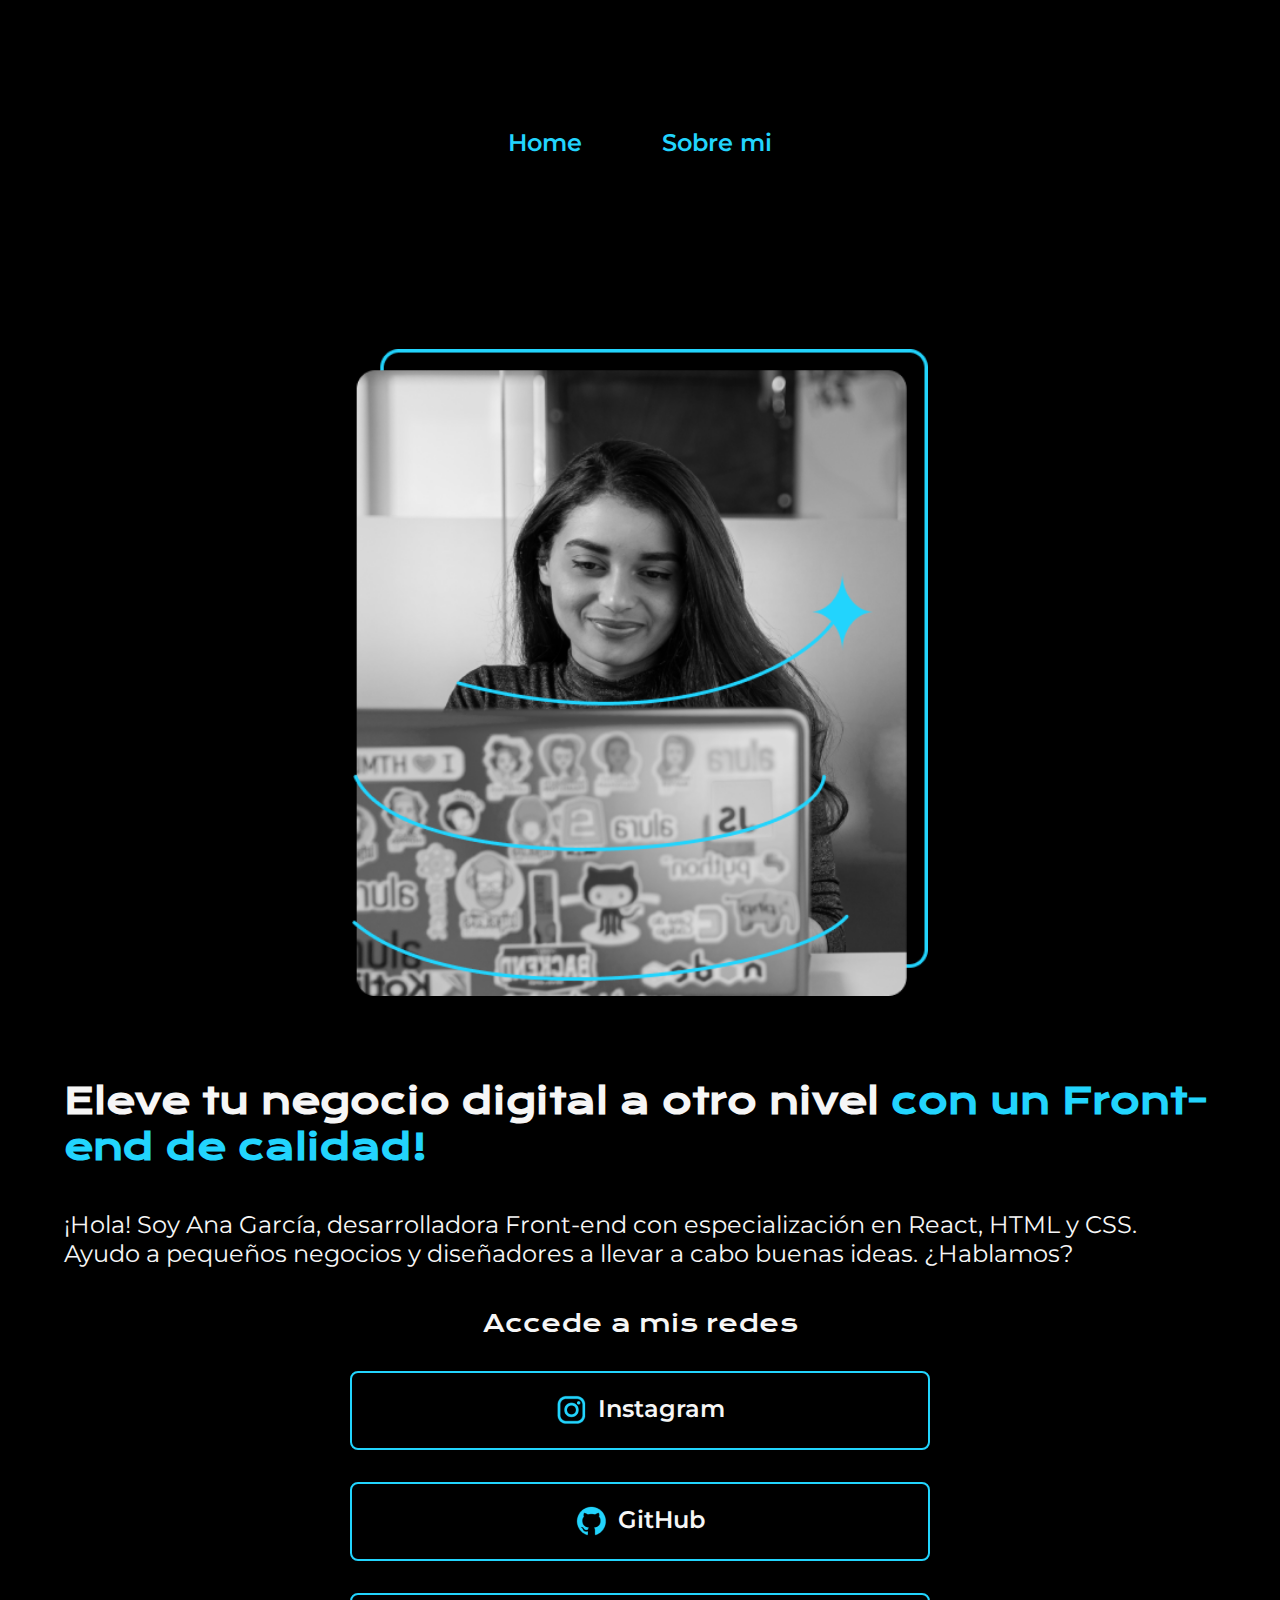
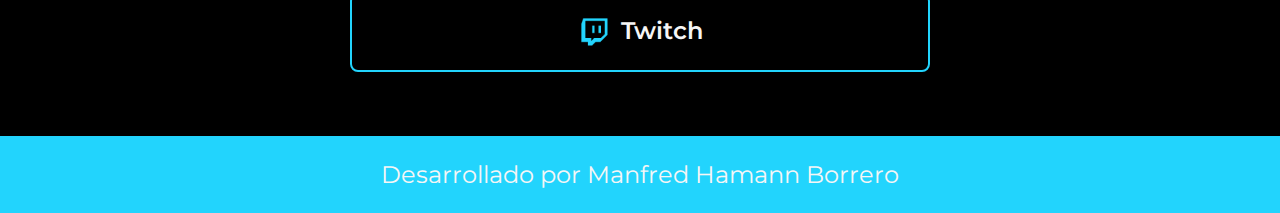
<file: index.html>
<!DOCTYPE html>
<html lang="es-mx">
<head>
    <meta charset="UTF-8"> 
    <meta http-equiv="X-UA-Compatible" content="IE=edge">
    <meta name="viewport" content="width=device-width, initial-scale=1.0">
    <title>Portafolio</title>
    <link rel="stylesheet" href="./styles/style.css">

</head>
<body>
    <header class="header">
        <nav class="header__menu">
            <a class="header__menu__link" href="index.html">Home</a>
            <a class="header__menu__link" href="about.html">Sobre mi</a>
        </nav>
    </header>
    <main class="presentacion">
        <section class="presentacion__contenido">
            <h1 class="presentacion__contenido__titulo">
                Eleve tu negocio digital a otro nivel 
                <strong class="titulo-destaque">con un Front-end de calidad!
                </strong></h1>
                <p class="presentacion__contenido__texto">¡Hola! Soy Ana García, desarrolladora Front-end con
                    especialización en React, HTML y CSS. Ayudo a pequeños
                    negocios y diseñadores a llevar a cabo buenas ideas.
                    ¿Hablamos?

                </p>
                <div class="presentacion__enlaces">
                    <h2 class="presentacion__enlaces__subtitulos">Accede a mis redes</h2>
                    <a class="presentacion__enlaces__link" href="https://instagram.com/">
                        <img src="./assets/instagram.png"> Instagram</a>
                    <a class="presentacion__enlaces__link" href="https://github.com/">
                        <img src="./assets/github.png">GitHub</a>
                    <a class="presentacion__enlaces__link" href="https://github.com/">
                        <img src="./assets/twitch.png">Twitch</a>
                </div>
               
        </section>
            <img class="presentacion__imagen" src="./assets/Imagem.png" alt="Foto de Ana García desarrolando un proyecto">
    </main>
    <footer class="footer">
        <p>Desarrollado por Manfred Hamann Borrero</p>
    </footer>
</body>
</html>
</file>
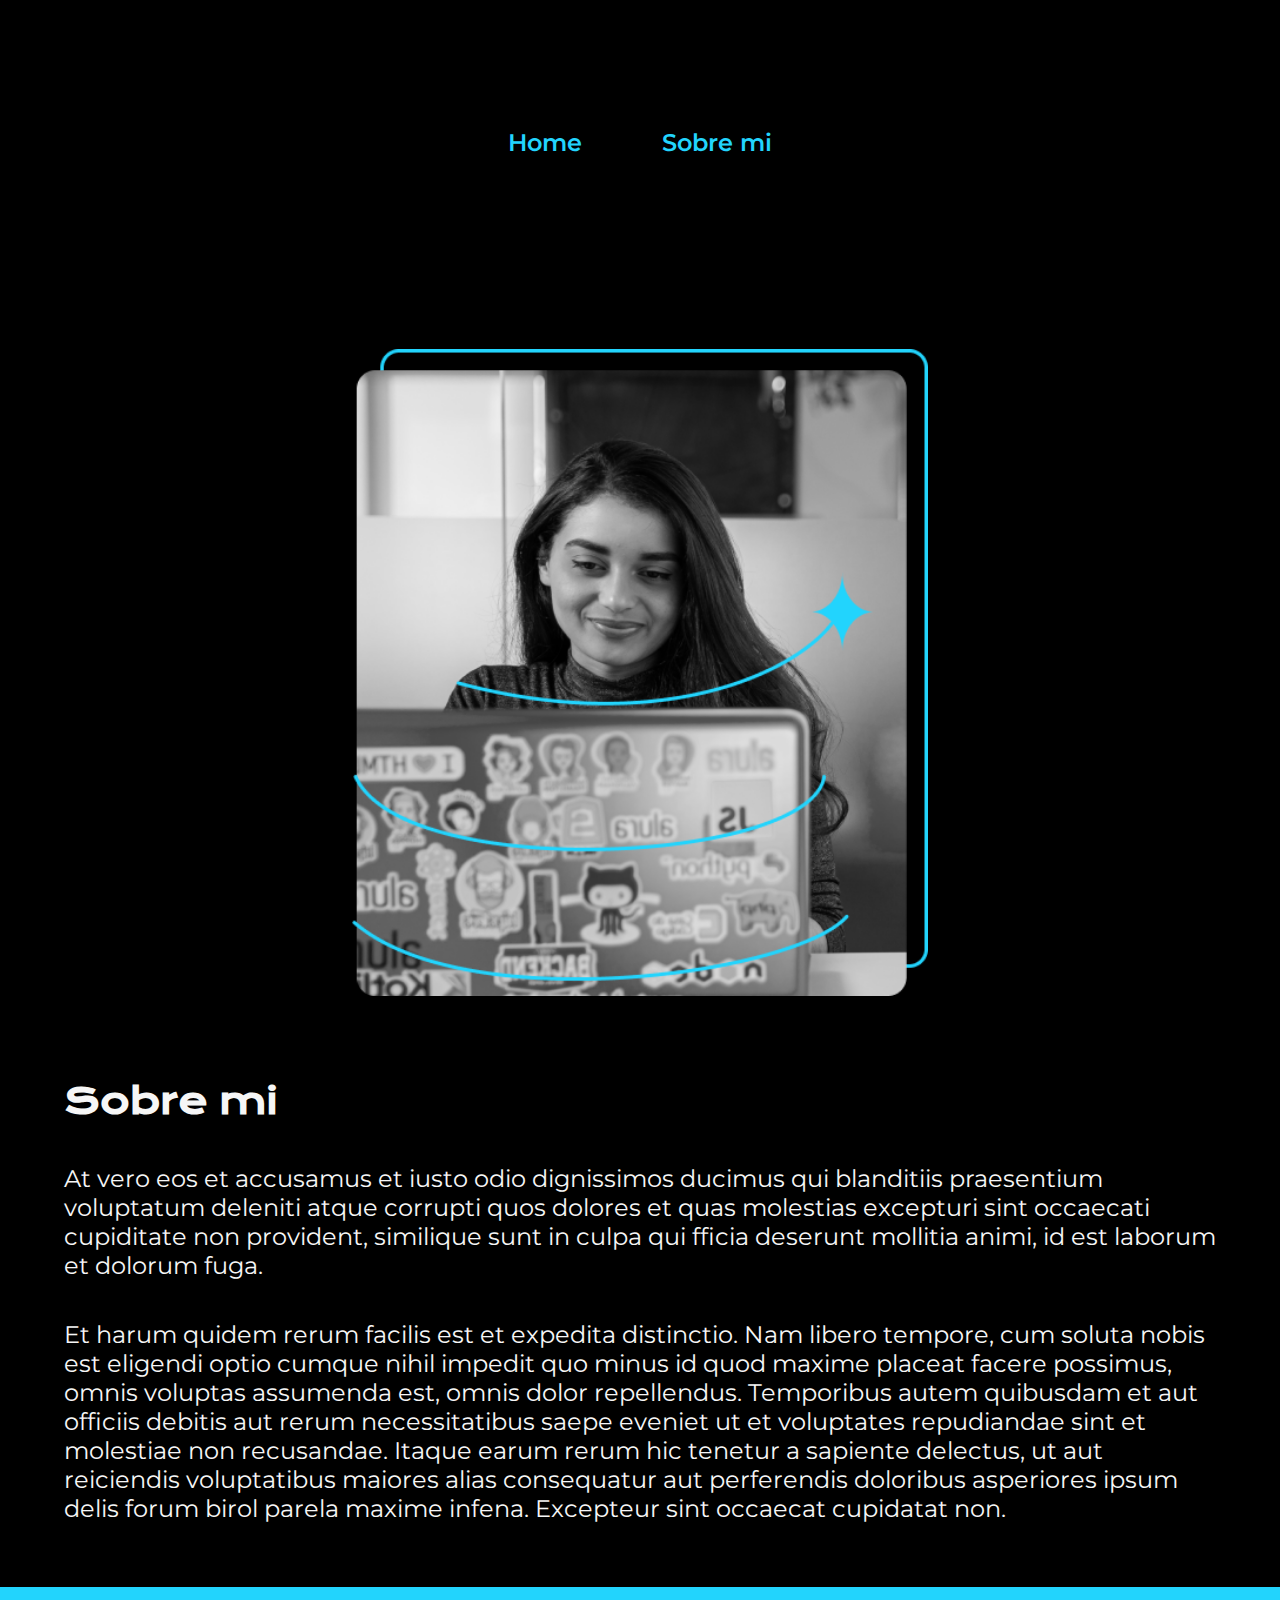
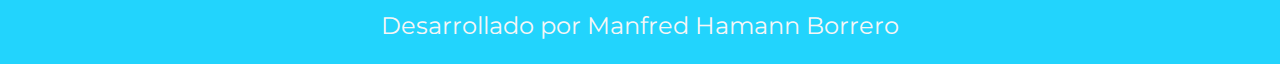
<file: about.html>
<!DOCTYPE html>
<html lang="es-mx">
<head>
    <meta charset="UTF-8">
    <meta name="viewport" content="width=device-width, initial-scale=1.0">
    <title>Sobre mi</title>
    <link rel="stylesheet" href="./styles/style.css">
</head>
<body>
    <header class="header">
        <nav class="header__menu">
            <a class="header__menu__link" href="index.html">Home</a>
            <a class="header__menu__link" href="about.html">Sobre mi</a>
        </nav>
    </header>
    <main class="presentacion">
        <section class="presentacion__contenido">
            <h1 class="presentacion__contenido__titulo">Sobre mi</h1>
            <p class="presentacion__contenido__texto">At vero eos et accusamus et iusto odio dignissimos ducimus qui blanditiis 
               praesentium voluptatum deleniti atque corrupti quos dolores et quas molestias
               excepturi sint occaecati cupiditate non provident, similique sunt in culpa qui
               fficia deserunt mollitia animi, id est laborum et dolorum fuga.
            </p>
            <p class="presentacion__contenido__texto">Et harum quidem rerum facilis est et expedita distinctio. Nam libero tempore,
               cum soluta nobis est eligendi optio cumque nihil impedit quo minus id quod maxime
               placeat facere possimus, omnis voluptas assumenda est, omnis dolor repellendus. 
               Temporibus autem quibusdam et aut officiis debitis aut rerum necessitatibus saepe 
               eveniet ut et voluptates repudiandae sint et molestiae non recusandae. Itaque earum 
               rerum hic tenetur a sapiente delectus, ut aut reiciendis voluptatibus maiores alias 
               consequatur aut perferendis doloribus asperiores ipsum delis forum birol parela maxime infena. 
               Excepteur sint occaecat cupidatat non.
            </p>
        </section>
        <img class="presentacion__imagen" src="./assets/Imagem.png" alt="Foto de Ana García desarrolando un proyecto">
    </main>
    <footer class="footer">
        <p>Desarrollado por Manfred Hamann Borrero</p>
    </footer>
</body>

</html>
</file>
<file: styles/style.css>
@import url('https://fonts.googleapis.com/css2?family=Krona+One&family=Montserrat:wght@400;600&display=swap');

:root{
    --color-primario: #000000;
    --color-secundario: #F6F6F6;
    --color-terciario: #22D4FD;

    --fuente-montserrat: 'Montserrat', sans-serif;
    --fuente-Krona: 'Krona One', sans-serif;
}

* {
    padding: 0;
    margin:0;
}

body{
    /*height: 100vh;*/
    box-sizing: border-box;
    background-color: var(--color-primario);
    color: var(--color-secundario);
}

.header{
    padding: 5% 0% 0% 15%;
            
}

.header__menu{
    display: flex;
    gap: 80px;

}

.header__menu__link{
    color: var(--color-terciario);
    font-size: 1.5rem;
    font-family: var(--fuente-montserrat);
    font-weight: 600;
    text-decoration: none;
}

.presentacion {
    padding: 6% 15%;
    display: flex;
    align-items: center;
    justify-content: space-between;
    gap: 82px
}

.presentacion__contenido{
    width: 50%;
    display: flex;
    flex-direction: column;
    gap: 40px;
}

.presentacion__contenido__titulo{
    font-size: 2.25rem;
    font-family: var(--fuente-Krona);
}

.titulo-destaque {
    color: var(--color-terciario); 
}

.presentacion__contenido__texto{
    font-size: 1.5rem;
    font-family: var(--fuente-montserrat);
}

.presentacion__enlaces{
    display: flex;
    justify-content: space-between;
    flex-direction: column;
    align-items: center;
    gap: 32px;

}

.presentacion__enlaces__subtitulos{
    font-family: var(--fuente-Krona);
    font-size: 1.5rem;
    font-weight: 400;
    
}

.presentacion__enlaces__link{
    
    width: 50%;
    text-align: center;
    border-radius: 8px;
    font-size: 1.5rem;
    font-weight: 600;
    padding: 21.5px 0;
    text-decoration: none;
    color: var(--color-secundario);
    font-family: var(--fuente-montserrat);
    border: 2px solid var(--color-terciario);
    display: flex;
    justify-content: center;
    gap: 10px;
    
}

.presentacion__enlaces__link:hover{ /*cambios sobre el boton*/
    cursor: pointer;
    background-color: #272727;
}

.presentacion__imagen{
    width: 50%
}

.footer{
    background-color: var(--color-terciario);
    padding: 1.5rem;
    display: flex;
    justify-content: center;
    color: var(--color-secundario);
    font-size: 1.5rem;
    font-family: var(--fuente-montserrat);
    font-weight: 400;

}

@media (max-width: 1300px){

    .header{
        padding: 10%;

    }
    
    .header__menu{
        justify-content: center;
    }
    .presentacion{
        flex-direction: column-reverse;
        padding: 5%;
    }

    .presentacion__contenido{
        width: auto;
    }

    /*.presentacion{
        gap: 82%;
    }*/

    
}
</file>
